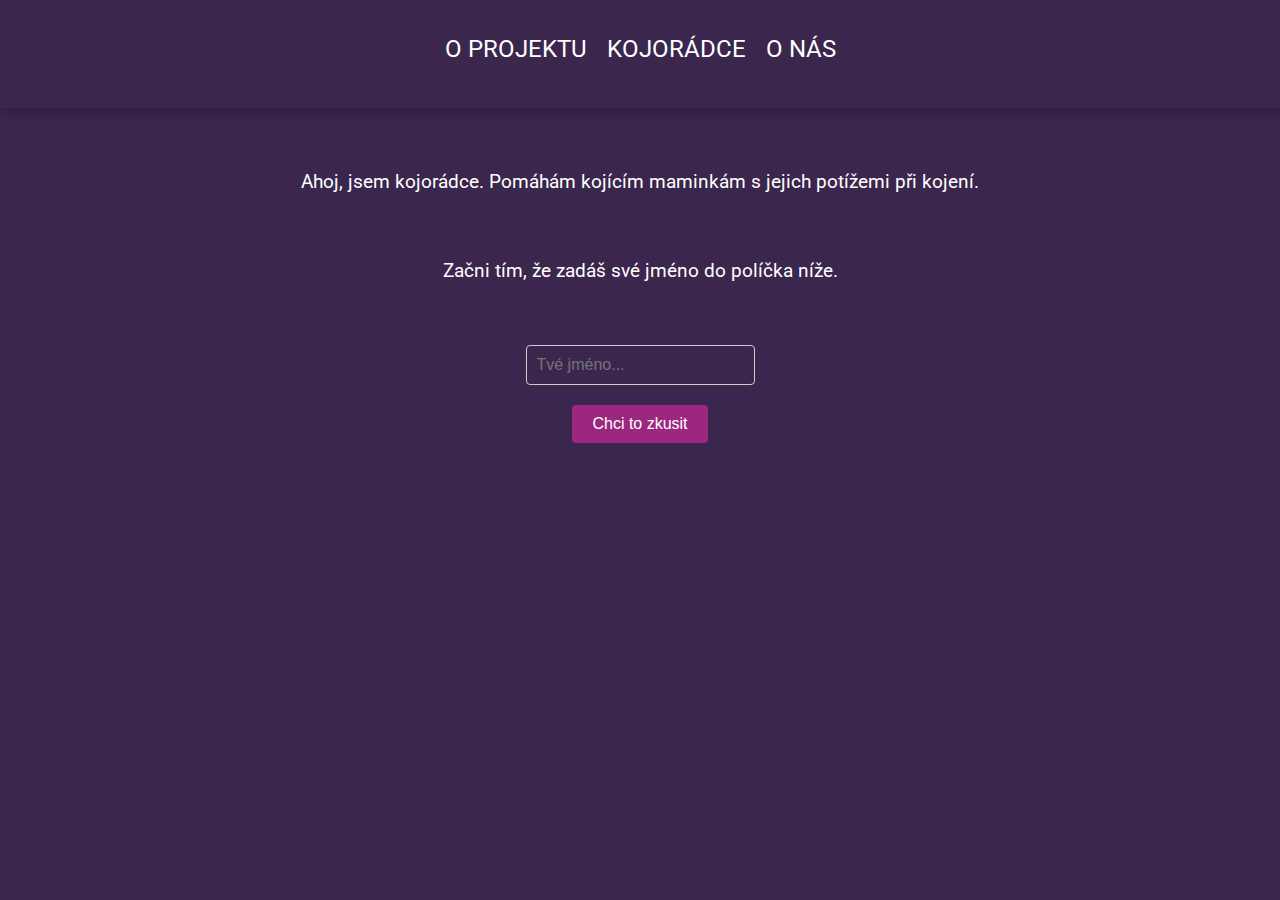
<file: index.html>
<!DOCTYPE html>
<html lang="cs">
  <head>
    <meta charset="UTF-8" />
    <meta name="viewport" content="width=device-width, initial-scale=1.0" />
    <link rel="stylesheet" href="style.css" />
    <script type="module" src="script.js"></script>
    <title>Webová aplikace</title>
    <link rel="shortcut icon" href="./images/boobs.png" type="image/x-icon" />
    
  </head>
<body>
  <header class="navigation">
    <!-- <nav class="navigation_links"> -->
    <ul class="navLinks">
      <li><a href="o_projektu.html">O projektu</a></li>
      <li><a href="index.html">Kojorádce</a></li>
      <li><a href="o_nas.html">O nás</a></li>
    </ul>
  </header>
  <div class="container-content">
<p>
Ahoj, jsem kojorádce. Pomáhám kojícím maminkám s jejich potížemi při kojení. </p>
<p>Začni tím, že zadáš své jméno do políčka níže.
</p>
  <div class="container-form">
    <form id="nameForm">
        <input type="text" class="nameInput" id="nameInput" placeholder="Tvé jméno..." required>
        <button type="submit">Chci to zkusit</button>
    </form>
    <div id="greetContainer" class="greet-container">
      <div id="greetText"></div>
      <!-- Sem se vlozi text po zadani jmena a submitu -->
    </div>
  </div>
</body>
</html>
</file>
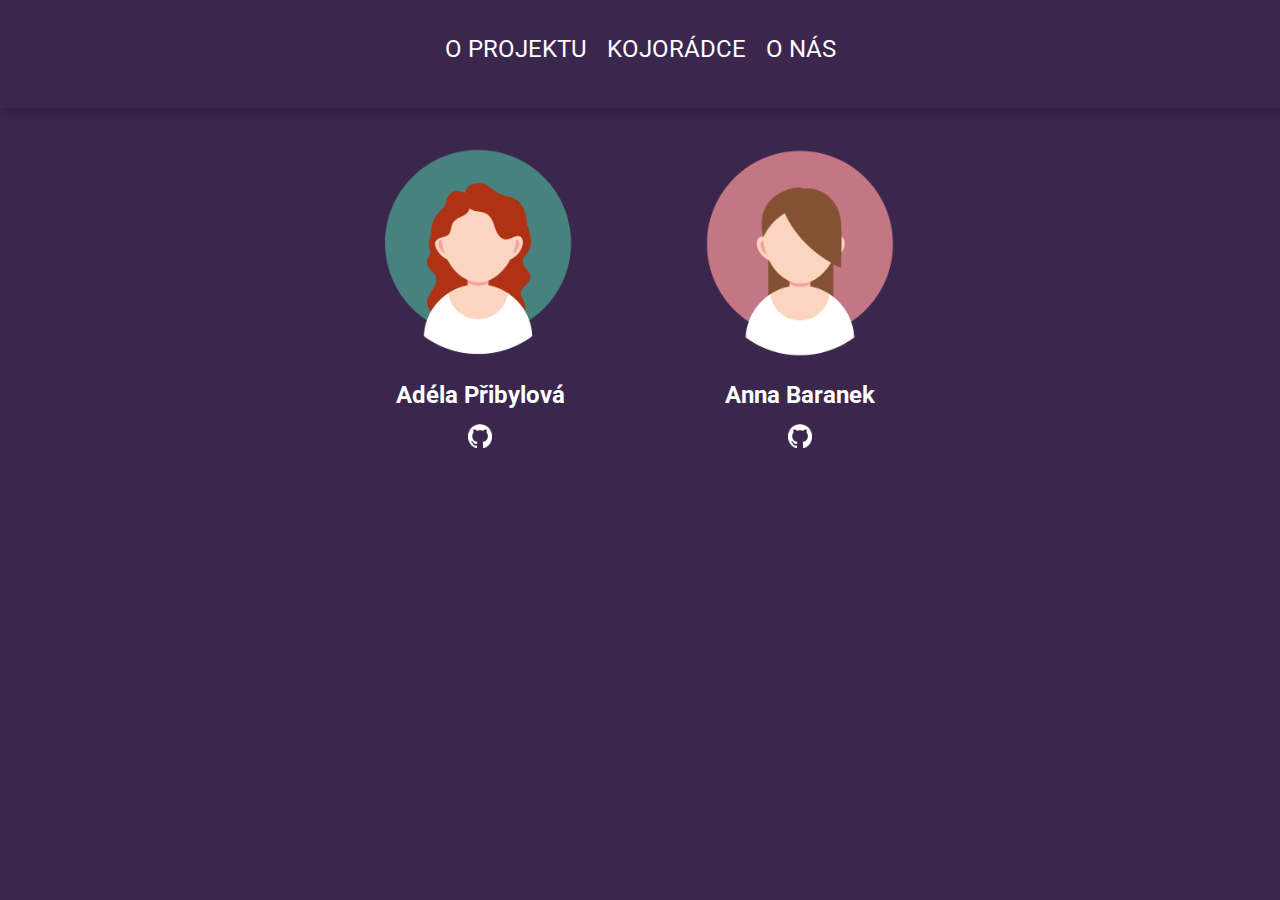
<file: o_nas.html>
<!DOCTYPE html>
<html lang="cs">
  <head>
    <meta charset="UTF-8" />
    <meta name="viewport" content="width=device-width, initial-scale=1.0" />
    <link rel="stylesheet" href="style.css" />
    <script type="module" src="script.js"></script>
    <title>Webová aplikace</title>
    <link rel="shortcut icon" href="./images/boobs.png" type="image/x-icon" />
  </head>
  <body>
    <header class="navigation">
      <!-- <nav class="navigation_links"> -->
      <ul class="navLinks">
        <li><a href="o_projektu.html">O projektu</a></li>
        <li><a href="index.html">Kojorádce</a></li>
        <li><a href="o_nas.html">O nás</a></li>
      </ul>
    </header>

    <div class="team">
      <div class="team__card">
        <img
          src="./images/adela.png"
          alt="foto Adély"
          class="team__card-image"
        />
        <h2 class="team__card-title">Adéla Přibylová</h2>
        <a href="https://github.com/badela007" class="team__card-link">
          <img src="./images/github.png" alt="GitHub" class="team__card-icon" />
        </a>
      </div>
      <div class="team__card">
        <img src="./images/anna.png" alt="foto Anny" class="team__card-image" />
        <h2 class="team__card-title">Anna Baranek</h2>
        <a href="https://github.com/AnnaBaranek" class="team__card-link">
          <img src="./images/github.png" alt="GitHub" class="team__card-icon" />
        </a>
      </div>
    </div>
  </body>
</html>
</file>
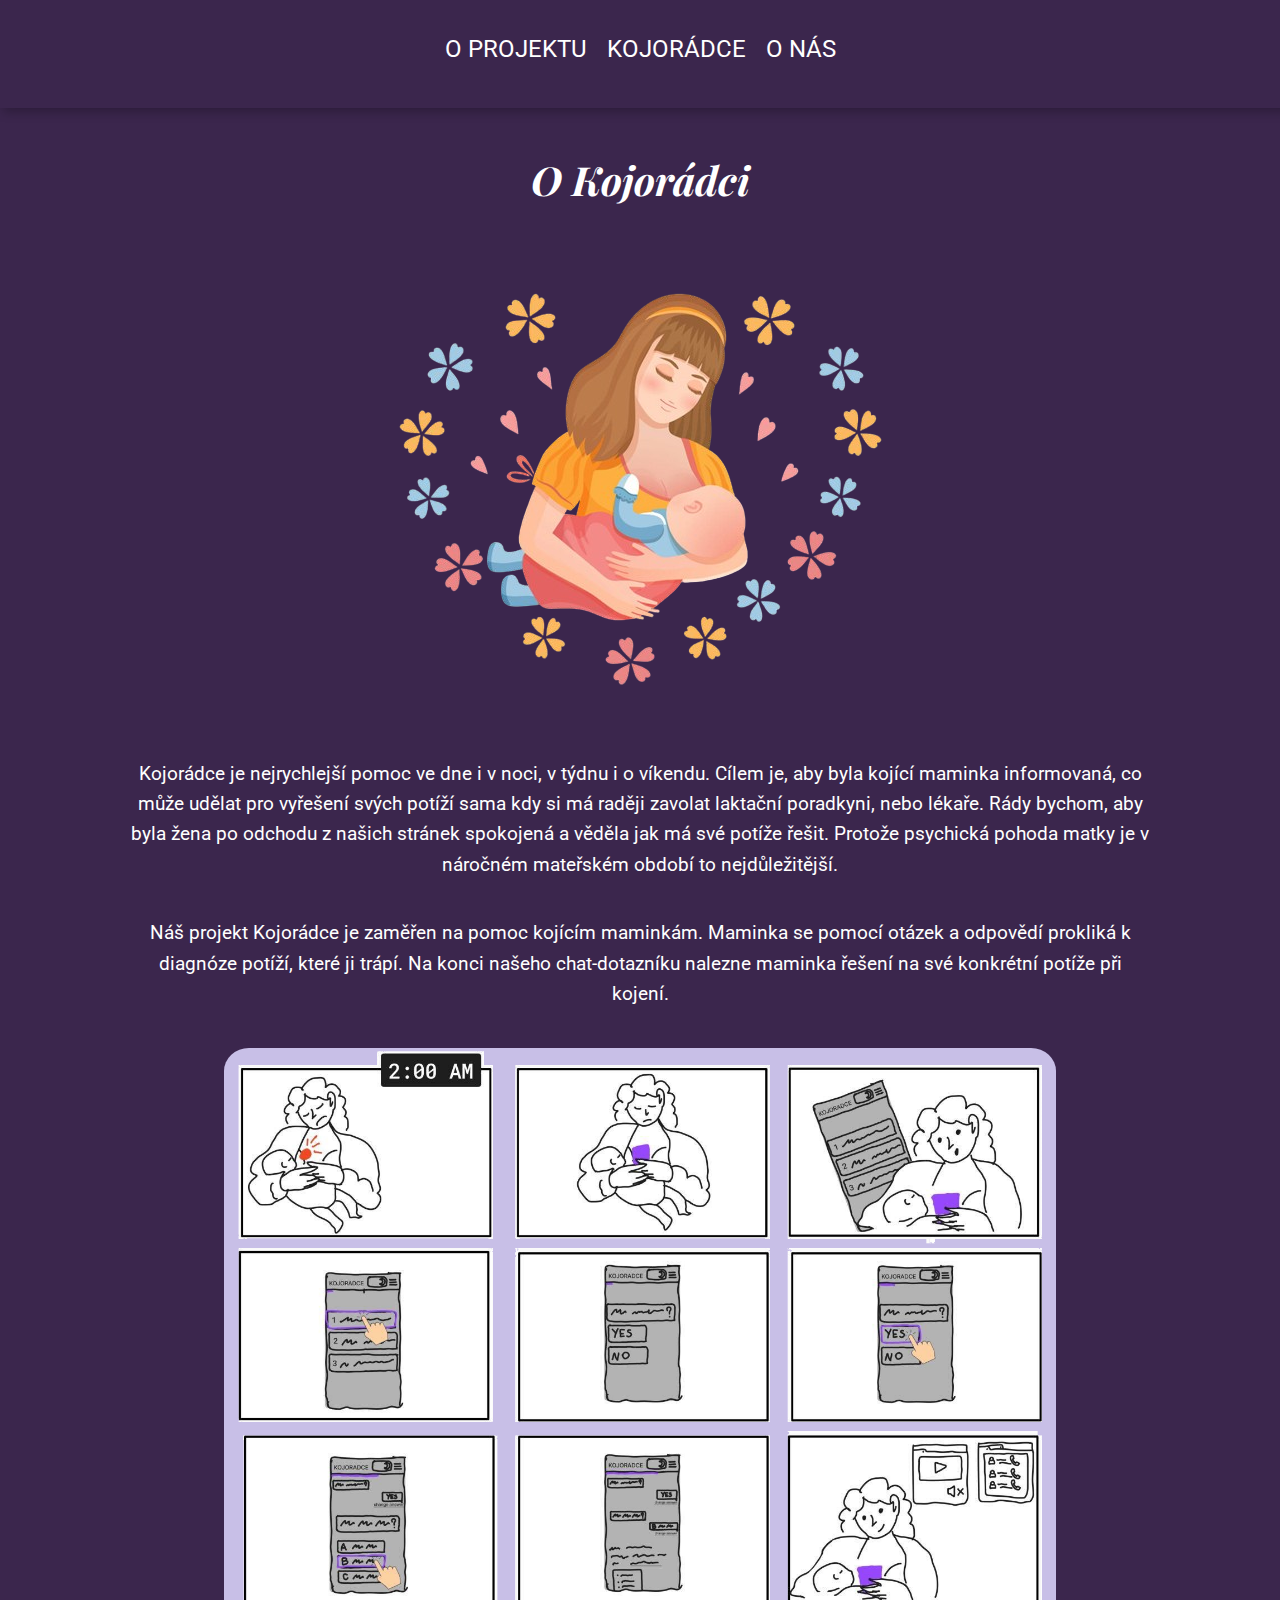
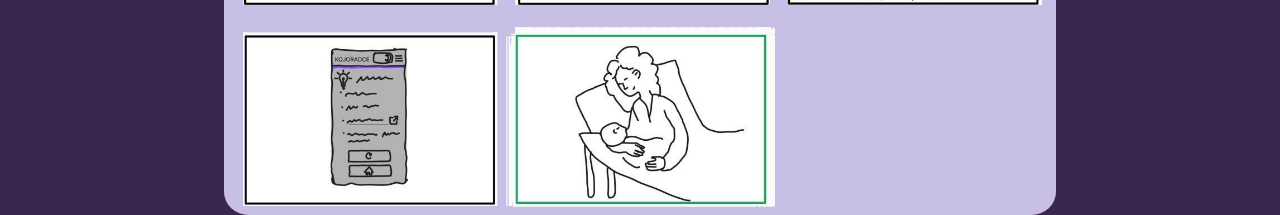
<file: o_projektu.html>
<!DOCTYPE html>
<html lang="cs">
  <head>
    <meta charset="UTF-8" />
    <meta name="viewport" content="width=device-width, initial-scale=1.0" />
    <link rel="stylesheet" href="style.css" />
    <script type="module" src="script.js"></script>
    <title>O projektu</title>
    <link rel="shortcut icon" href="./images/boobs.png" type="image/x-icon" />
  </head>
  <body>
    <header class="navigation">
      <!-- <nav class="navigation_links"> -->
      <ul class="navLinks">
        <li><a href="o_projektu.html">O projektu</a></li>
        <li><a href="index.html">Kojorádce</a></li>
        <li><a href="o_nas.html">O nás</a></li>
      </ul>
    </header>
    <div class="container">
      <h2 class="title_kojoradce">O Kojorádci</h2>
      <div class="container_kojoradce">
        <img
          class="img_breastfeeding_mother"
          src="./images/breastfeeding-mother-removebg.png"
          alt="Kojící maminka"
        />
        <div class="about_project">
          <p>
            Náš projekt Kojorádce je zaměřen na pomoc kojícím maminkám. Maminka
            se pomocí otázek a odpovědí prokliká k diagnóze potíží, které ji
            trápí. Na konci našeho chat-dotazníku nalezne maminka řešení na své
            konkrétní potíže při kojení.
          </p>

          <p>
            Kojorádce je nejrychlejší pomoc ve dne i v noci, v týdnu i o
            víkendu. Cílem je, aby byla kojící maminka informovaná, co může
            udělat pro vyřešení svých potíží sama kdy si má raději zavolat
            laktační poradkyni, nebo lékaře. Rády bychom, aby byla žena po
            odchodu z našich stránek spokojená a věděla jak má své potíže řešit.
            Protože psychická pohoda matky je v náročném mateřském období to
            nejdůležitější.
          </p>
        </div>
        <img
          class="user"
          src="./images/user1.png"
          alt="Používání aplikace maminkou"
        />
      </div>
    </div>
  </body>
</html>
</file>
<file: style.css>
@import url("https://fonts.googleapis.com/css2?family=Roboto:wght@400;700&display=swap");
@import url('https://fonts.googleapis.com/css2?family=Playfair+Display:ital,wght@0,400..900;1,400..900&family=Raleway:ital,wght@0,100..900;1,100..900&display=swap');


*:before,
*:after {
  box-sizing: border-box;
}

html {
  font-family: "Roboto", sans-serif;
}

.container {
  max-width: 100rem;
  margin-right: auto;
  margin-left: auto;
}

body {
  margin: 0;
  padding: 0;
  background-color: #3b264d;
  line-height: 1.6;
}

/* obecne styly pro elementy */
p,
h2,
h4 {
  text-align: center;
  color: #ffffff;
  display: block;
}

/* styly pro navigaci */

header {
  width: 100%;
  display: flex;
  justify-content: space-between;
  padding: 10px;
  margin-bottom: 40px;
  background-color: #3b264d;
  box-shadow: 3px 4px 10px #00000040;
}

.logo {
  width: 2ex;
  margin-bottom: 0;
  color: inherit;
}

ul {
  list-style-type: none;
  padding: 0;
  margin: 20px auto;
  max-width: 600px;
  display: flex;
  align-items: center;
}

li {
  margin-bottom: 10px;
  margin-right: 20px;
}

a {
  text-decoration: none;
  color: #ffffff;
  text-transform: uppercase;
  margin-top: 10px;
  font-size: 1.5rem;
}

a:hover {
  color: #9c2780;
}

/* styly pro stránku O projektu*/


.title_kojoradce {
  font-family: "Playfair Display", serif;
  font-size: 40px;
  font-style: italic;
}

p {
  font-size: 19px;
}

.container_kojoradce {
  display: flex;
  flex-direction: column;
  align-items: center;
  gap: 20px;
}

.img_breastfeeding_mother {
  max-width: 80%;
}

.user {
  max-width: 65%;
  border-radius: 3%;
}

.about_project {
  display: flex;
  flex-wrap: nowrap;
  flex-direction: column-reverse;
  text-align: center;
  max-width: 80%;
  margin: auto;
}

/* o nas */

.team {
  display: flex;
  flex-wrap: wrap;
  gap: 20px;
  justify-content: center;
  align-items: center;
}

.team__card {
  border-radius: 8px;
  overflow: hidden;
  text-align: center;
  width: 300px;
}

.team__card-image {
  width: 70%;
  height: auto;
  justify-content: center;
  align-items: center;
}

.team__card-title {
  font-size: 1.5em;
  margin: 10px 0;
}

.team__card-link {
  text-decoration: none;
  color: inherit;
}

.team__card-icon {
  width: 24px;
  height: 24px;
  margin-bottom: 10px;
}

@media (max-width: 600px) {
  .team {
    flex-direction: column;
    align-items: center;
  }

  .team__card {
    width: 90%;
  }

  .team__card-image {
    width: 50%;
  }
}

/* index */

.container-form,
.greet-container,
.container-content {
  margin: 0;
  width: 100%;
  box-sizing: border-box;
  display: flex;
  flex-direction: column;
  align-items: center;
  justify-content: center;
}

.container-content {
  display: flex;
  flex-wrap: wrap;
  gap: 20px;
  justify-content: center;
  align-items: center;
}

form {
  display: flex;
  flex-direction: column;
  align-items: center;
}

label {
  margin-bottom: 10px;
  font-weight: bold;
  width: 100%;
  text-align: left;
}

input {
  padding: 10px;
  margin-top: 20px;
  margin-bottom: 20px;
  border: 1px solid #ccc;
  color: white;
  border-radius: 4px;
  font-size: 16px;
  width: 100%;
  box-sizing: border-box;
  background: transparent;
}

button {
  padding: 10px 20px;
  background-color: #9c2780;
  color: white;
  border: none;
  border-radius: 4px;
  font-size: 16px;
  cursor: pointer;
}

button:hover {
  background-color: purple;
}

/* text, ktery se vlozi pomoci js po submitu jmena */

.jsText {
  margin: 30px;
  /* Adds space above and below the text */
  padding: 20px;
  /* Adds space inside the text container */
  text-align: center;
  opacity: 0;
  animation: fadeIn 2s forwards;
  line-height: 1.6;
}

@keyframes fadeIn {
  from {
    opacity: 0;
  }

  to {
    opacity: 1;
  }
}
</file>
